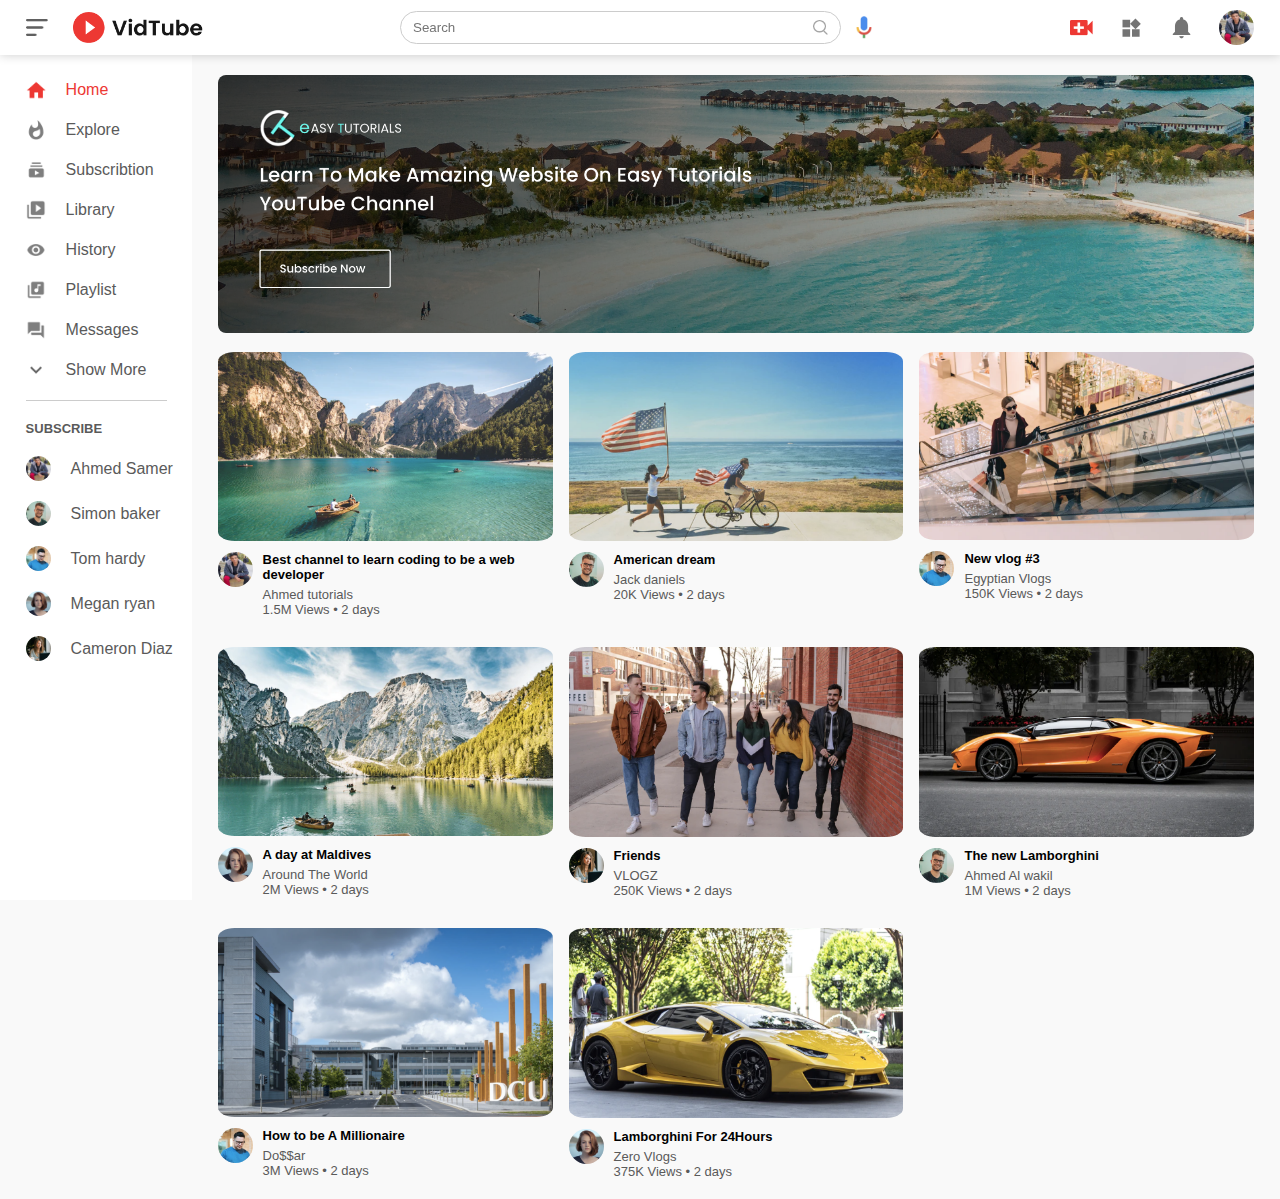
<file: index.html>
<!DOCTYPE html>
<html lang="en">
<head>
    <meta charset="UTF-8">
    <meta http-equiv="X-UA-Compatible" content="IE=edge">
    <meta name="viewport" content="width=device-width, initial-scale=1.0">
    <title> youtube clone </title>
    <link rel="stylesheet" href="style.css">
</head>
<body>
    
    <nav class="flex-div">
        <div class="nav-left flex-div">
            <img src="images/menu.png" class="menu-icon">
            <img src="images/logo.png" class="logo">

        </div>
        <div class="nav-middle flex-div">
            <div class="search-box flex-div">
                <input type="text" placeholder="Search">
                <img src="images/search.png">
            </div>
            <img src="images/voice-search.png" class="mic-icon">
        </div>
        <div class="nav-right flex-div">
            <img src="images/upload.png">
            <img src="images/more.png">
            <img src="images/notification.png">
            <img src="images/ahmed.jpg" class="user-icon">
        </div>
    </nav>
            <!---------- sidebar ------>
    <div class="sidebar">
        <div class="shortcut-links">
            <a href=""> <img src="images/home.png"><p>Home</p> </a>
            <a href=""> <img src="images/explore.png"><p>Explore</p> </a>
            <a href=""> <img src="images/subscriprion.png"><p>Subscribtion</p> </a>
            <a href=""> <img src="images/library.png"><p>Library</p> </a>
            <a href=""> <img src="images/history.png"><p>History</p> </a>
            <a href=""> <img src="images/playlist.png"><p>Playlist</p> </a>
            <a href=""> <img src="images/messages.png"><p>Messages</p> </a>
            <a href=""> <img src="images/show-more.png"><p>Show More</p> </a>
            <hr>
        </div>
        <div class="subscribed-list">
            <h3>SUBSCRIBE</h3>
            <a href=""> <img src="images/ahmed.jpg"><p>Ahmed Samer</p> </a>
            <a href=""> <img src="images/simon.png"><p>Simon baker</p> </a>
            <a href=""> <img src="images/tom.png"><p> Tom hardy</p> </a>
            <a href=""> <img src="images/megan.png"><p>Megan ryan</p> </a>
            <a href=""> <img src="images/cameron.png"><p>Cameron Diaz</p> </a>
        </div>
    </div>

    <!----------------Main --------------->
<div class="container">
    <div class="banner">
        <img src="images/banner.png">
    </div>
    <div class="list-container">
        <div class="vid-list">
            <a href="play-video.html"><img src="images/thumbnail1.png" class="thumbnail">
            </a>
            <div class="flex-div">
                <img src="images/ahmed.jpg">
                <div class="vid-info">
                    <a href="play-video.html">Best channel to learn coding to be a web developer</a>
                    <p>Ahmed tutorials</p>
                    <p>1.5M Views &bull; 2 days</p>
                </div>

            </div>
        </div>
        <div class="vid-list">
            <a href=""><img src="images/thumbnail2.png" class="thumbnail">
            </a>
            <div class="flex-div">
                <img src="images/simon.png">
                <div class="vid-info">
                    <a href="">American dream </a>
                    <p>Jack daniels</p>
                    <p>20K Views &bull; 2 days</p>
                </div>

            </div>
        </div>
        <div class="vid-list">
            <a href=""><img src="images/thumbnail3.png" class="thumbnail">
            </a>
            <div class="flex-div">
                <img src="images/tom.png">
                <div class="vid-info">
                    <a href="">New vlog #3</a>
                    <p>Egyptian Vlogs</p>
                    <p>150K Views &bull; 2 days</p>
                </div>

            </div>
        </div>
        <div class="vid-list">
            <a href=""><img src="images/thumbnail4.png" class="thumbnail">
            </a>
            <div class="flex-div">
                <img src="images/megan.png">
                <div class="vid-info">
                    <a href="">A day at Maldives</a>
                    <p>Around The World</p>
                    <p>2M Views &bull; 2 days</p>
                </div>

            </div>
        </div>
        <div class="vid-list">
            <a href=""><img src="images/thumbnail5.png" class="thumbnail">
            </a>
            <div class="flex-div">
                <img src="images/cameron.png">
                <div class="vid-info">
                    <a href="">Friends</a>
                    <p>VLOGZ</p>
                    <p>250K Views &bull; 2 days</p>
                </div>

            </div>
        </div>
        <div class="vid-list">
            <a href=""><img src="images/thumbnail6.png" class="thumbnail">
            </a>
            <div class="flex-div">
                <img src="images/simon.png">
                <div class="vid-info">
                    <a href="">The new Lamborghini</a>
                    <p>Ahmed Al wakil</p>
                    <p>1M Views &bull; 2 days</p>
                </div>

            </div>
        </div>
        <div class="vid-list">
            <a href=""><img src="images/thumbnail7.png" class="thumbnail">
            </a>
            <div class="flex-div">
                <img src="images/tom.png">
                <div class="vid-info">
                    <a href="">How to be A Millionaire</a>
                    <p>Do$$ar</p>
                    <p>3M Views &bull; 2 days</p>
                </div>

            </div>
        </div>
        <div class="vid-list">
            <a href=""><img src="images/thumbnail8.png" class="thumbnail">
            </a>
            <div class="flex-div">
                <img src="images/megan.png">
                <div class="vid-info">
                    <a href="">Lamborghini For 24Hours</a>
                    <p>Zero Vlogs</p>
                    <p>375K Views &bull; 2 days</p>
                </div>

            </div>
        </div>
    </div>
    
</div>

    <script src="script.js"></script>


</body>
</html>
</file>
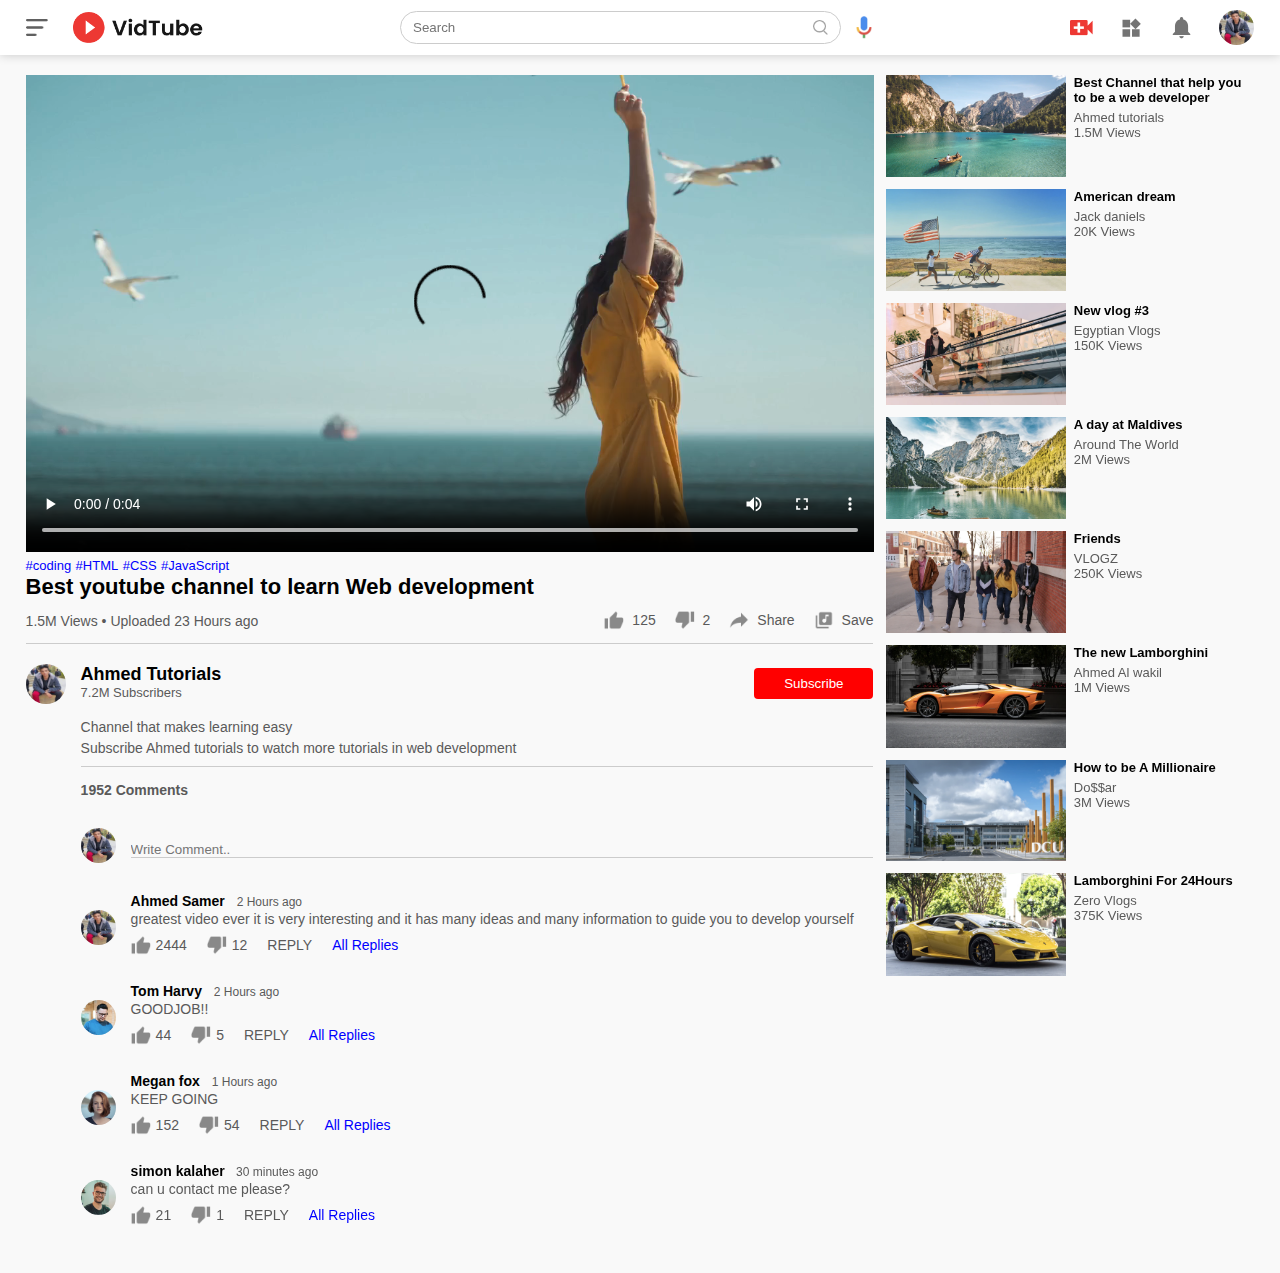
<file: play-video.html>
<!DOCTYPE html>
<html lang="en">
<head>
    <meta charset="UTF-8">
    <meta http-equiv="X-UA-Compatible" content="IE=edge">
    <meta name="viewport" content="width=device-width, initial-scale=1.0">
    <title>Play-video </title>
    <link rel="stylesheet" href="style.css">
</head>
<body>

    <nav class="flex-div">
        <div class="nav-left flex-div">
            <img src="images/menu.png" class="menu-icon">
            <img src="images/logo.png" class="logo">

        </div>
        <div class="nav-middle flex-div">
            <div class="search-box flex-div">
                <input type="text" placeholder="Search">
                <img src="images/search.png">
            </div>
            <img src="images/voice-search.png" class="mic-icon">
        </div>
        <div class="nav-right flex-div">
            <img src="images/upload.png">
            <img src="images/more.png">
            <img src="images/notification.png">
            <img src="images/ahmed.jpg" class="user-icon">
        </div>
    </nav>

    <div class="container play-container">
        <div class="row">
            <div class="play-video">
                <video controls autoplay>
                    <source src="images/video.mp4" type="video/mp4">
                </video>

                <div class="tags">
                    <a href="">#coding</a> <a href="">#HTML</a> <a href="">#CSS</a> <a href="">#JavaScript</a>
                </div>
                <h3>Best youtube channel to learn Web development</h3>
                <div class="play-video-info">
                    <p> 1.5M Views &bull; Uploaded 23 Hours ago</p>
                    <div>
                        <a href=""><img src="images/like.png">125</a>
                        <a href=""><img src="images/dislike.png">2</a>
                        <a href=""><img src="images/share.png">Share</a>
                        <a href=""><img src="images/save.png">Save</a>
                    </div>
                </div>
                <hr>

                <div class="publisher">
                    <img src="images/ahmed.jpg">
                    <div>
                        <p>Ahmed Tutorials</p>
                        <span>7.2M Subscribers</span>
                    </div>
                    <button type="button">Subscribe</button>
                </div>
                <div class="vid-description">
                    <p> Channel that makes learning easy</p>
                    <p> Subscribe Ahmed tutorials to watch more tutorials in web development </p> <hr>
                    <h4> 1952 Comments</h4>

                    <div class="add-comment">
                        <img src="images/ahmed.jpg">
                        <input type="text" placeholder="Write Comment..">
                    </div>
                    
                    <div class="old-comment">
                        <img src="images/ahmed.jpg">
                        <div>
                            <h3>Ahmed Samer <span>2 Hours ago</span></h3>
                            <p>greatest video ever it is very interesting and it has many ideas and many information to guide you to develop yourself</p>
                            <div class="comment-action">
                                <img src="images/like.png">
                                <span>2444</span>
                                <img src="images/dislike.png">
                                <span>12</span>
                                <span>REPLY</span>
                                <a href="">All Replies</a>
                            </div>
                        </div>
                    </div>
                    <div class="old-comment">
                        <img src="images/tom.png">
                        <div>
                            <h3>Tom Harvy <span>2 Hours ago</span></h3>
                            <p>GOODJOB!!</p>
                            <div class="comment-action">
                                <img src="images/like.png">
                                <span>44</span>
                                <img src="images/dislike.png">
                                <span>5</span>
                                <span>REPLY</span>
                                <a href="">All Replies</a>
                            </div>
                        </div>
                    </div>
                    <div class="old-comment">
                        <img src="images/megan.png">
                        <div>
                            <h3>Megan fox <span>1 Hours ago</span></h3>
                            <p> KEEP GOING </p>
                            <div class="comment-action">
                                <img src="images/like.png">
                                <span>152</span>
                                <img src="images/dislike.png">
                                <span>54</span>
                                <span>REPLY</span>
                                <a href="">All Replies</a>
                            </div>
                        </div>
                    </div>
                    <div class="old-comment">
                        <img src="images/simon.png">
                        <div>
                            <h3>simon kalaher<span> 30 minutes ago</span></h3>
                            <p>can u contact me please?</p>
                            <div class="comment-action">
                                <img src="images/like.png">
                                <span>21</span>
                                <img src="images/dislike.png">
                                <span>1</span>
                                <span>REPLY</span>
                                <a href="">All Replies</a>
                            </div>
                        </div>
                    </div>

                </div>

            </div>
            <div class="right-sidebar">

                <div class="side-video-list">
                    <a href="" class="small-thumbnail"><img src="images/thumbnail1.png"></a>
                    <div class="vid-info">
                        <a href=""> Best Channel that help you to be a web developer </a>
                        <p>Ahmed tutorials</p>
                        <p>1.5M Views</p>
                    </div>
                </div>

                <div class="side-video-list">
                    <a href="" class="small-thumbnail"><img src="images/thumbnail2.png"></a>
                    <div class="vid-info">
                        <a href=""> American dream </a>
                        <p>Jack daniels</p>
                        <p>20K Views</p>
                    </div>
                </div>
                <div class="side-video-list">
                    <a href="" class="small-thumbnail"><img src="images/thumbnail3.png"></a>
                    <div class="vid-info">
                        <a href=""> New vlog #3</a>
                        <p>Egyptian Vlogs</p>
                        <p>150K Views</p>
                    </div>
                </div>
                <div class="side-video-list">
                    <a href="" class="small-thumbnail"><img src="images/thumbnail4.png"></a>
                    <div class="vid-info">
                        <a href="">A day at Maldives</a>
                    <p>Around The World</p>
                    <p>2M Views</p>
                    </div>
                </div>
                <div class="side-video-list">
                    <a href="" class="small-thumbnail"><img src="images/thumbnail5.png"></a>
                    <div class="vid-info">
                        <a href="">Friends</a>
                    <p>VLOGZ</p>
                    <p>250K Views </p>
                    </div>
                </div>
                <div class="side-video-list">
                    <a href="" class="small-thumbnail"><img src="images/thumbnail6.png"></a>
                    <div class="vid-info">
                        <a href="">The new Lamborghini</a>
                    <p>Ahmed Al wakil</p>
                    <p>1M Views </p>
                    </div>
                </div>
                <div class="side-video-list">
                    <a href="" class="small-thumbnail"><img src="images/thumbnail7.png"></a>
                    <div class="vid-info">
                        <a href="">How to be A Millionaire</a>
                        <p>Do$$ar</p>
                        <p>3M Views </p>
                    </div>
                </div>
                <div class="side-video-list">
                    <a href="" class="small-thumbnail"><img src="images/thumbnail8.png"></a>
                    <div class="vid-info">
                        <a href="">Lamborghini For 24Hours</a>
                        <p>Zero Vlogs</p>
                        <p>375K Views </p>
                    </div>
                </div>
            </div>
        </div>
    </div>
    
</body>
</html>
</file>
<file: style.css>
*
{
    margin: 0;
    padding: 0;
    font-family: 'poppins' , sans-serif;
    box-sizing: border-box;
}
a{
    text-decoration: none;
    color: #5a5a5a;

}
img{
    cursor: pointer;
}
.flex-div
{
    display: flex;
    align-items: center;
}

nav
{
    padding: 10px 2%;
    justify-content: space-between;
    box-shadow: 0 0 10px rgba(0, 0, 0, 0.2);
    background: #fff;
    position: sticky;
    top: 0;
    z-index: 10;
}

.nav-right img
{
    width: 25px;
    margin-right: 25px;
}
.nav-right .user-icon
{
    width: 35px;
    border-radius: 50%;
    margin-right: 0;
}
.nav-left .menu-icon
{
    width: 22px;
    margin-right: 25px;
}
.nav-left .logo
{
    width: 130px;
}

.nav-middle .mic-icon
{
    width: 16px;
}
.nav-middle .search-box
{
    border: 1px solid #ccc;
    margin-right: 15px;
    padding: 8px 12px;
    border-radius: 25px ;
}
.nav-middle .search-box input
{
    width: 400px;
    border: 0;
    outline: 0;
    background: transparent;
}
.nav-middle .search-box img
{
    width: 15px;

}
/*----------------- sidebar -----------*/
.sidebar
{
    background: #fff;
    width: 15%;
    height: 100vh;
    position: fixed;
    top: 0;
    padding-left: 2%;
    padding-top: 80px;
}

.shortcut-links a img
{
    width: 20px;
    margin-right: 20px;
}

.shortcut-links a 
{
    display: flex;
    align-items: center;
    margin-bottom: 20px;
    width: fit-content;
    flex-wrap: wrap;
}
.shortcut-links a:first-child
{
    color: #ed3833;
}

.sidebar hr
{
    border: 0;
    height: 1px;
    background: #ccc;
    width: 85%;
}
.subscribed-list h3 
{
    font-size: 13px;
    margin: 20px 0;
    color: #5a5a5a;
}

.subscribed-list a
{
    display: flex;
    align-items: center;
    margin-bottom: 20px;
    width: fit-content;
    flex-wrap: wrap;
}
.subscribed-list a img
{
    width: 25px;
    border-radius: 50px;
    margin-right: 20px;
}
.small-sidebar
{
    width: 5%;

}
.small-sidebar a p
{
    display: none;
}
.small-sidebar h3
{
    display: none;
}
.small-sidebar hr
{
    width: 50%;
    margin-bottom: 25px ;
}
/* ----------- Main ---------- */
.container 
{
    background: #f9f9f9;
    padding-left: 17%;
    padding-right: 2%;
    padding-top: 20px;
    padding-bottom: 20px;
}
.large-container
{
    padding-left: 7%;
}
.banner
{
    width: 100%;
}
.banner img 
{
    width: 100%;
    border-radius: 8px;
}

.list-container
{
    display: grid;
    grid-template-columns: repeat(auto-fit , minmax(250px , 1fr));
    column-gap: 16px ;
    row-gap: 30px;
    margin-top: 15px;
}

.vid-list .thumbnail
{
    width: 100%;
    border-radius: 5%;
}

.vid-list .flex-div
{
    align-items: flex-start;
    margin-top: 7px;
}
.vid-list .flex-div img
{
    width: 35px;
    margin-right: 10px;
    border-radius: 50%;
}

.vid-info
{
    color: #5a5a5a;
    font-size: 13px;
}
.vid-info a 
{
    color: #000;
    font-weight: 600;
    display: block;
    margin-bottom: 5px;
}

@media (max-width:900px)
{
    .menu-icon
    {
        display: none;
    }
    .sidebar
    {
        display: none;
    }
    .container , .large-container
    {
        padding-left: 5%;
        padding-right: 5%;
    }
    .nav-right img 
    {
        display: none;
    }
    .nav-right .user-icon
    {
        display: block;
        width: 30px;
    }
    .nav-middle .search-box input
    {
        width: 100px;
    }
    .nav-middle .mic-icon
    {
        display: none;
    }
    .logo
    {
        width: 90px;
    }
}

/*-------------- play video page -------------*/

.play-container
{
    padding-left: 2%;
}
.row
{
    display: flex;
    justify-content: space-between;
    flex-wrap: wrap;
}
.play-video
{
    flex-basis: 69%;
}
.right-sidebar
{
    flex-basis: 30%;
}
.play-video video
{
    width: 100%;
}
.side-video-list
{
    display: flex;
    justify-content: space-between;
    margin-bottom: 8px;
}
.side-video-list img
{
    width: 100%;
}
.side-video-list .small-thumbnail
{
    flex-basis: 49%;
}
.side-video-list .vid-info
{
    flex-basis: 49%;
}
.play-video .tags a 
{
    color: #0000ff;
    font-size: 13px;
}
.play-video h3
{
    font-weight: 600;
    font-size: 22px;
}

.play-video .play-video-info
{
    display: flex;
    align-items: center;
    justify-content: space-between;
    flex-wrap: wrap;
    margin-top: 10px;
    font-size: 14px;
    color: #5a5a5a;
}

.play-video .play-video-info a img 
{
    width: 20px;
    margin-right: 8px;
}
.play-video .play-video-info a 
{
    display: inline-flex;
    align-items: center;
    margin-left: 15px;
}
.play-video hr
{
    border: 0;
    height: 1px;
    background: #ccc;
    margin: 10px 0;
}
.publisher
{
    display: flex;
    align-items: center;
    margin-top: 20px;
}
.publisher div
{
    flex: 1px;
    line-height: 18px;
}
.publisher img
{
    width: 40px;
    border-radius: 50px;
    margin-right: 15px;
}

.publisher div p 
{
    color: #000;
    font-weight: 600;
    font-size: 18px;
}
.publisher div span 
{
    font-size: 13px;
    color: #5a5a5a;
}
.publisher button
{
    background: red;
    color: #fff;
    padding: 8px 30px;
    border: 0;
    outline: 0;
    border-radius: 4px;
    cursor: pointer;
}
.vid-description
{
    padding-left: 55px;
    margin: 15px 0;
}
.vid-description p 
{
    font-size: 14px;
    margin-bottom: 5px;
    color: #5a5a5a;
}
.vid-description h4
{
    font-size: 14px;
    color: #5a5a5a;
    margin-top: 15px;
}
.add-comment
{
    display: flex;
    align-items: center;
    margin: 30px 0;
}
.add-comment img
{
    width: 35px;
    border-radius: 50%;
    margin-right: 15px;
}
.add-comment input
{
    border: 0;
    outline: 0;
    border-bottom: 1px solid #ccc;
    width: 100%;
    padding-top: 10px;
    background: transparent;
}
.old-comment
{
    display: flex;
    align-items: center;
    margin: 20px 0;
}
.old-comment img
{
    width: 35px;
    border-radius: 50%;
    margin-right: 15px;
}
.old-comment h3
{
    font-size: 14px;
    margin-bottom: 2px;
}
.old-comment h3 span
{
    font-size: 12px;
    color: #5a5a5a;
    font-weight: 500;
    margin-left: 8px;
}
.old-comment .comment-action
{
    display: flex;
    align-items: center;
    margin: 8px 0;
    font-size: 14px;
}
.old-comment .comment-action img
{
    border-radius: 0;
    width: 20px;
    margin-right: 5px;
}
.old-comment .comment-action span 
{
    margin-right: 20px;
    color: #5a5a5a;
}
.old-comment .comment-action a
{
    color: #0000ff;
}
 
@media (max-width : 900px)
{
    .play-video
    {
        flex-basis: 100%;
    }
    .right-sidebar
    {
        flex-basis: 100%;
    }
    .play-container
    {
        padding-left: 5%;
    }
    .vid-description
    {
        padding-left: 0;
    }
    .play-video .play-video-info a 
    {
        margin-left: 0;
        margin-right: 15px;
        margin-top: 15px;
    }
}
</file>
